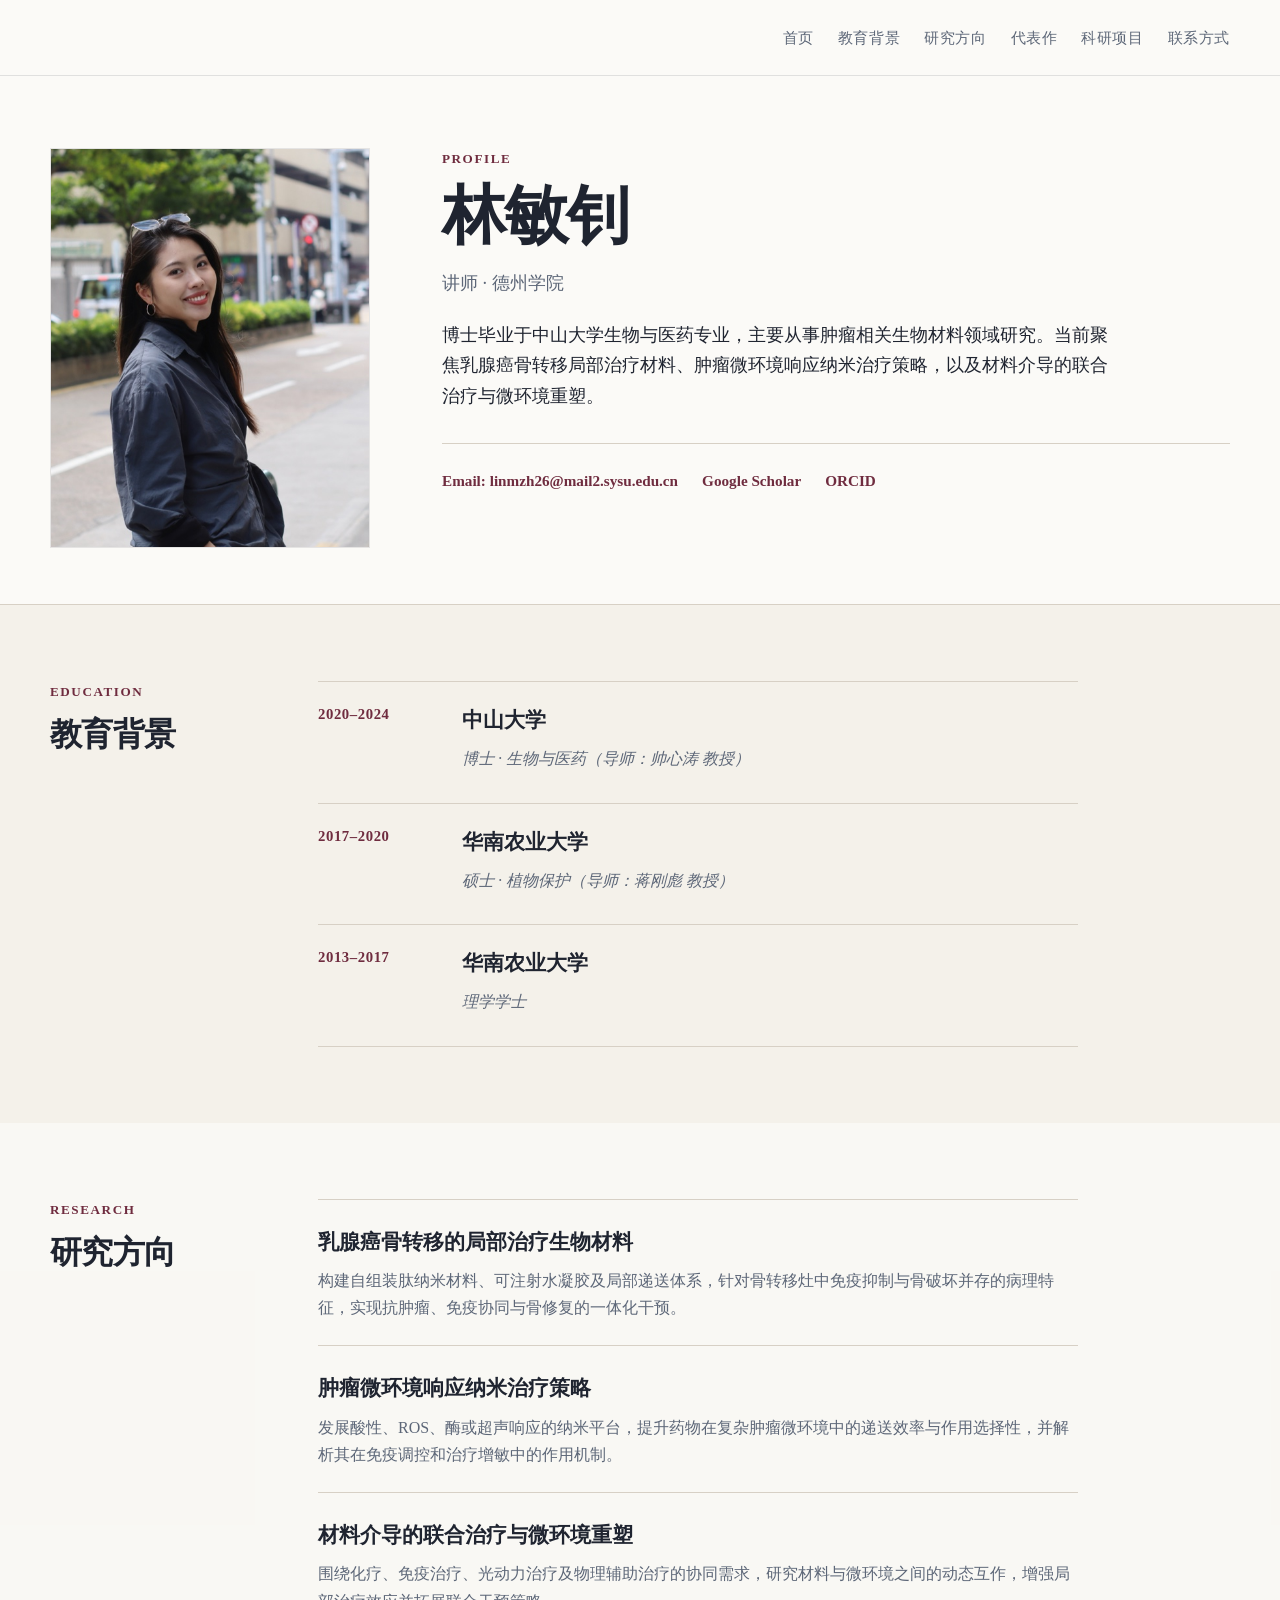
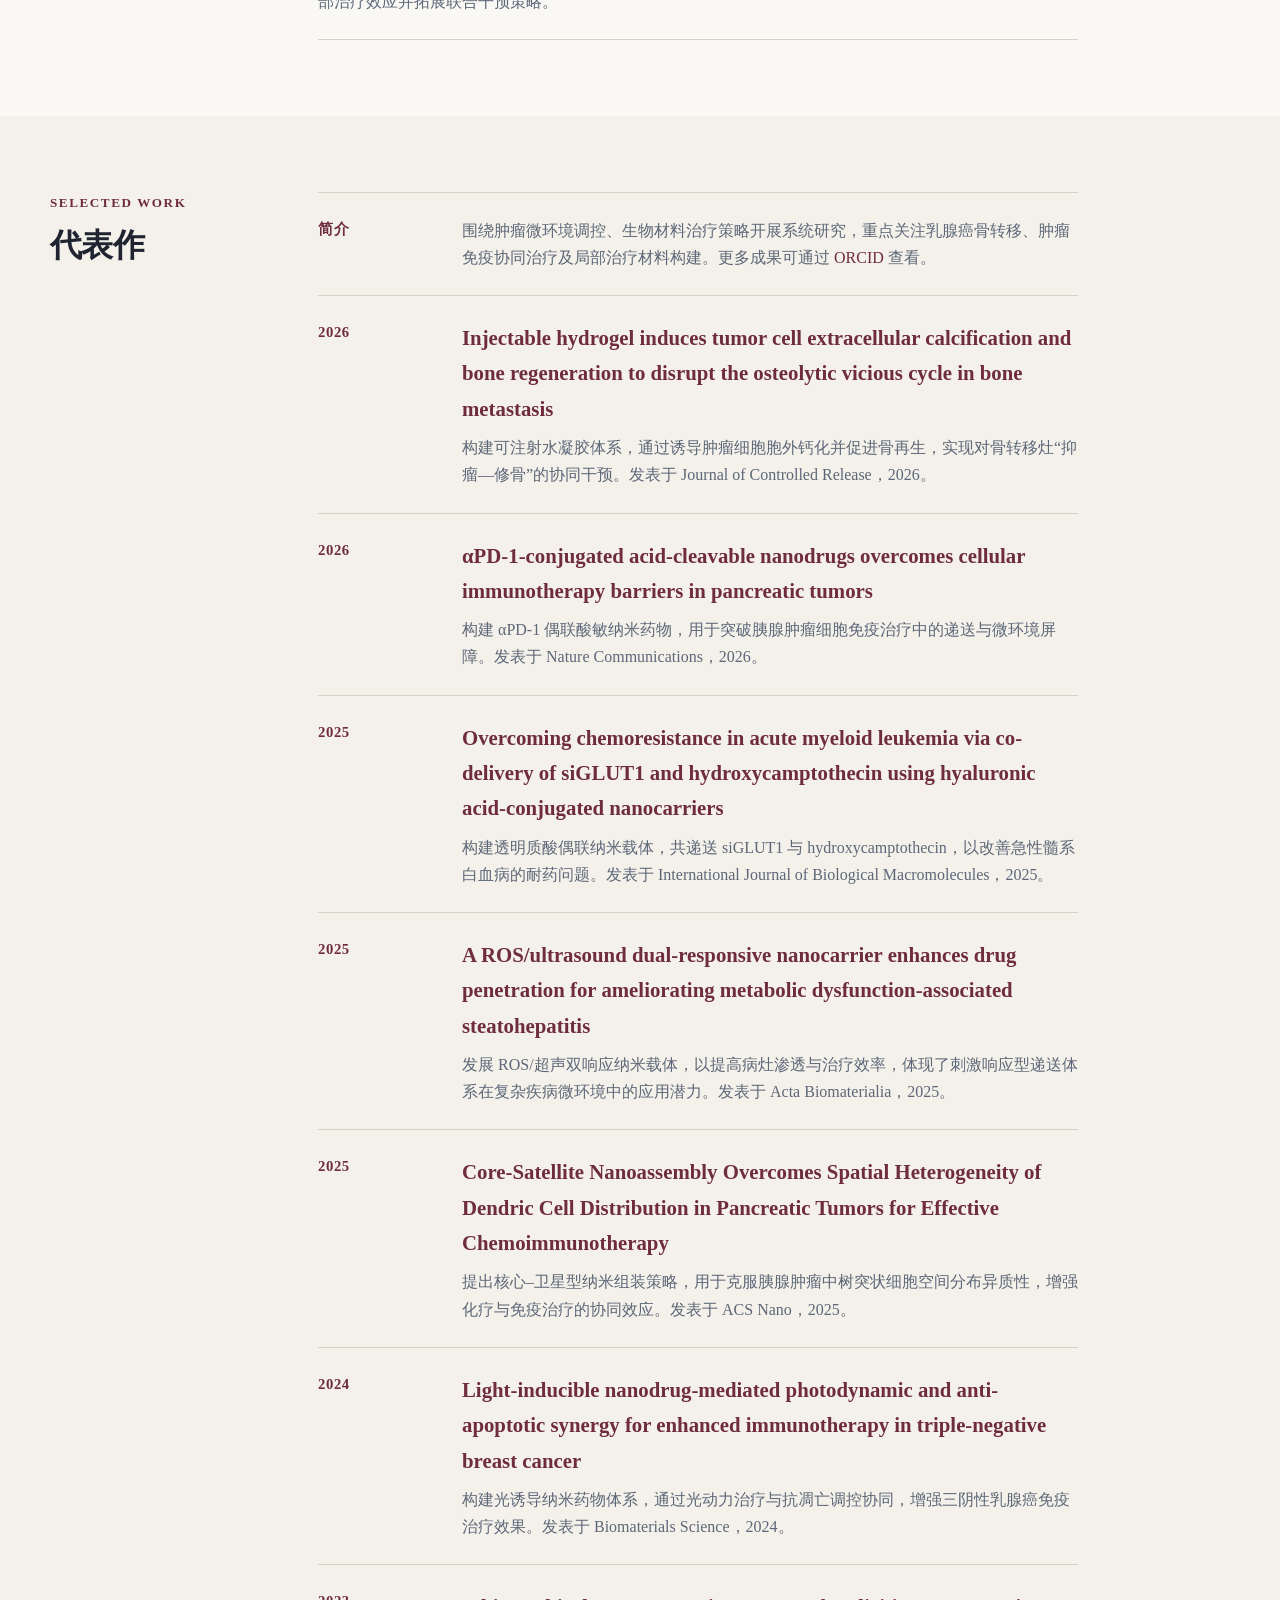
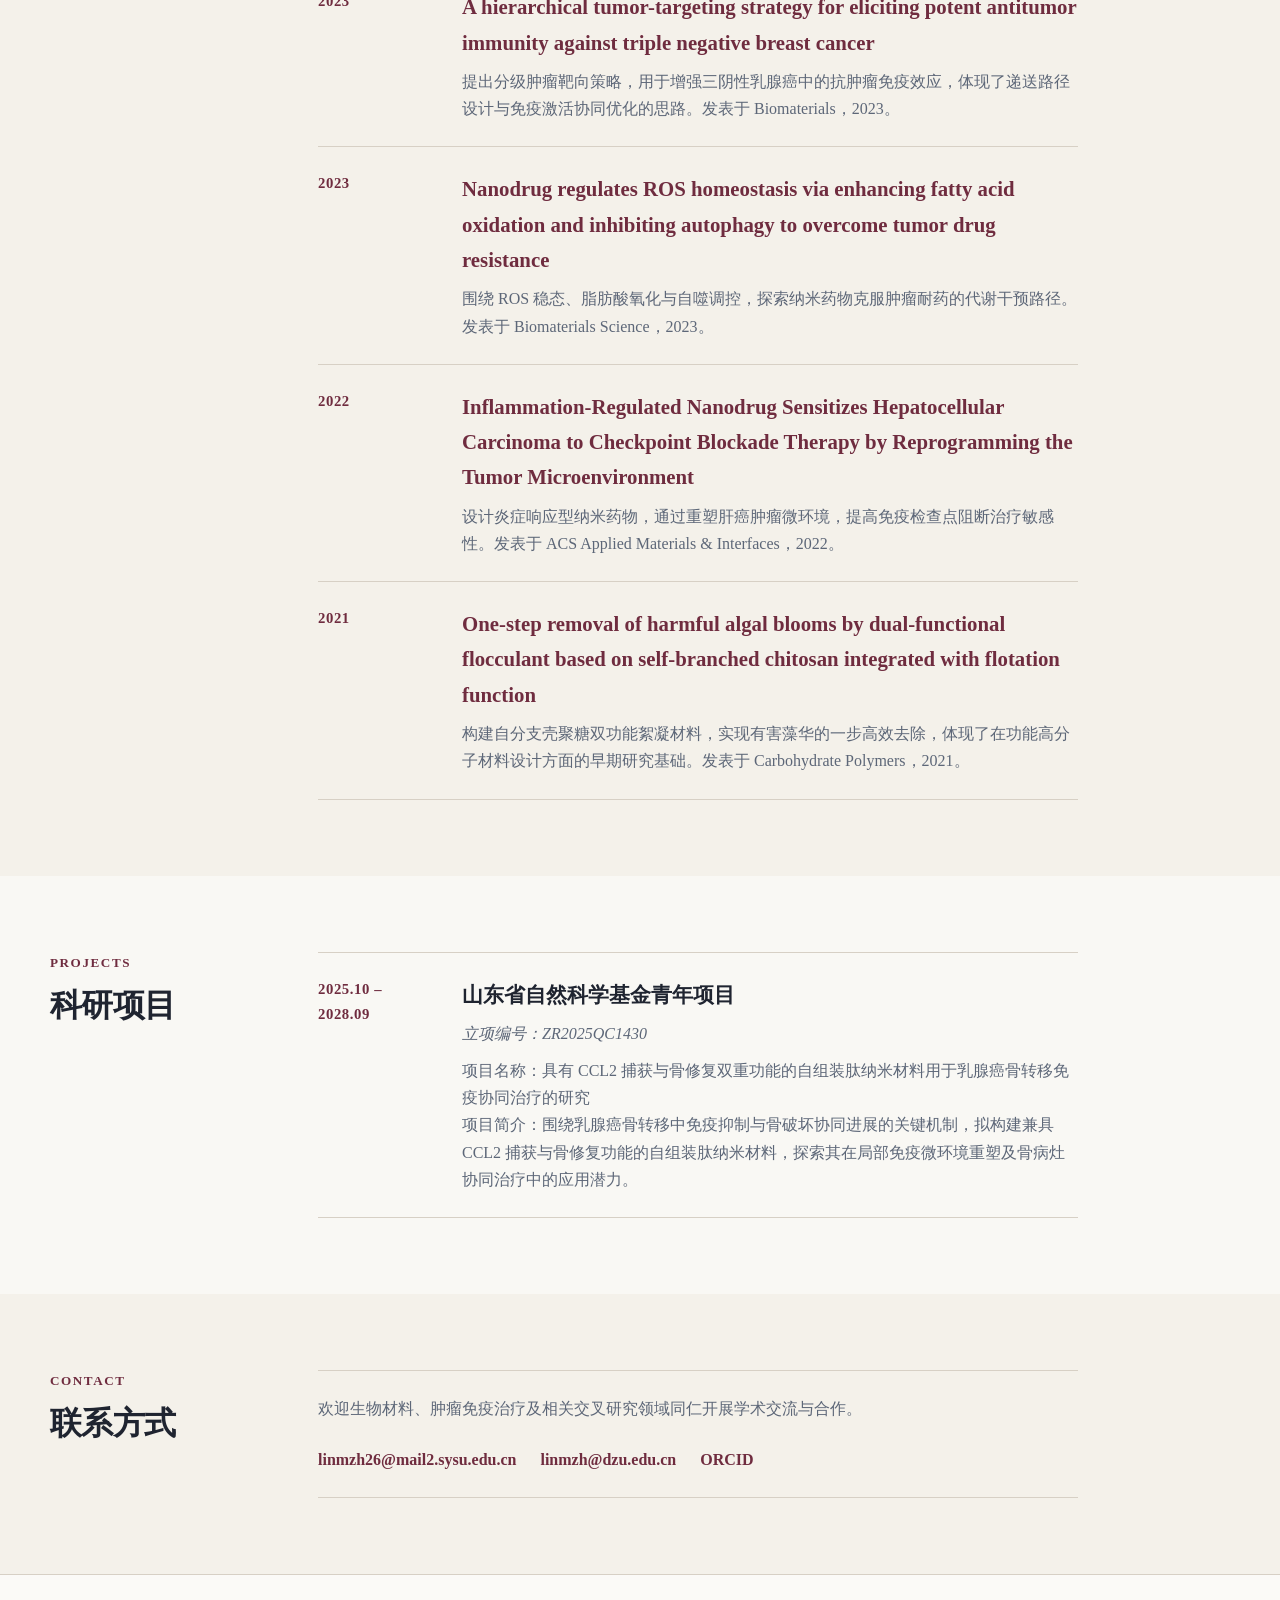
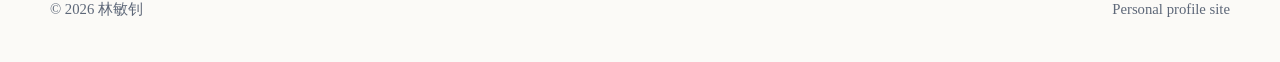
<file: index.html>
<!doctype html>
<html lang="zh-CN">
  <head>
    <meta charset="UTF-8" />
    <meta name="viewport" content="width=device-width, initial-scale=1.0" />
    <meta
      name="description"
      content="林敏钊，德州学院讲师，博士毕业于中山大学。主要从事肿瘤微环境响应纳米治疗、乳腺癌骨转移局部治疗等生物材料研究。"
    />
    <meta
      name="keywords"
      content="林敏钊, 德州学院, 生物材料, 肿瘤治疗, 肿瘤微环境, 纳米治疗, 乳腺癌骨转移"
    />
    <meta name="author" content="林敏钊" />
    <meta name="robots" content="index, follow" />
    <title>林敏钊 - 讲师（德州学院） | 生物材料与肿瘤治疗</title>
    <link rel="canonical" href="https://lammanchiu.github.io/" />
    <meta property="og:locale" content="zh_CN" />
    <meta property="og:type" content="website" />
    <meta property="og:title" content="林敏钊 - 讲师（德州学院） | 生物材料与肿瘤治疗" />
    <meta
      property="og:description"
      content="林敏钊，德州学院讲师，博士毕业于中山大学。主要从事肿瘤微环境响应纳米治疗、乳腺癌骨转移局部治疗等生物材料研究。"
    />
    <meta property="og:url" content="https://lammanchiu.github.io/" />
    <meta property="og:site_name" content="林敏钊" />
    <meta property="og:image" content="https://lammanchiu.github.io/assets/profile.png" />
    <meta property="og:image:alt" content="林敏钊个人照片" />
    <meta name="twitter:card" content="summary_large_image" />
    <meta name="twitter:title" content="林敏钊 - 讲师（德州学院） | 生物材料与肿瘤治疗" />
    <meta
      name="twitter:description"
      content="林敏钊，德州学院讲师，博士毕业于中山大学。主要从事肿瘤微环境响应纳米治疗、乳腺癌骨转移局部治疗等生物材料研究。"
    />
    <meta name="twitter:image" content="https://lammanchiu.github.io/assets/profile.png" />
    <link rel="icon" type="image/svg+xml" href="assets/favicon.svg" />
    <link rel="stylesheet" href="css/style.css" />
    <script type="application/ld+json">
      {
        "@context": "https://schema.org",
        "@type": "ProfilePage",
        "dateModified": "2026-04-22",
        "mainEntity": {
          "@type": "Person",
          "name": "林敏钊",
          "jobTitle": "讲师",
          "affiliation": {
            "@type": "CollegeOrUniversity",
            "name": "德州学院"
          },
          "alumniOf": {
            "@type": "CollegeOrUniversity",
            "name": "中山大学"
          },
          "url": "https://lammanchiu.github.io/",
          "image": "https://lammanchiu.github.io/assets/profile.png",
          "description": "主要从事肿瘤微环境响应纳米治疗、乳腺癌骨转移局部治疗等生物材料研究。",
          "sameAs": [
            "https://scholar.google.com/citations?user=S7GphQsAAAAJ&hl=zh-CN",
            "https://orcid.org/0000-0001-9697-3656"
          ],
          "email": "linmzh@dzu.edu.cn"
        }
      }
    </script>
      <!-- Cloudflare Web Analytics -->
    <script defer src="https://static.cloudflareinsights.com/beacon.min.js" data-cf-beacon='{"token": "217c83ac8b144b66ae58486fec028c08"}'></script>
    <!-- End Cloudflare Web Analytics -->
  </head>
  <body>
    <nav class="navbar" aria-label="主导航">
      <div class="container nav-content">
        <a href="#profile" class="logo"></a>
        <button
          class="hamburger"
          aria-label="打开菜单"
          aria-expanded="false"
          aria-controls="site-navigation"
        >
          <span></span>
          <span></span>
          <span></span>
        </button>
        <ul class="nav-links" id="site-navigation">
          <li><a href="#profile">首页</a></li>
          <li><a href="#education">教育背景</a></li>
          <li><a href="#research">研究方向</a></li>
          <li><a href="#selected-work">代表作</a></li>
          <li><a href="#experience">科研项目</a></li>
          <li><a href="#contact">联系方式</a></li>
        </ul>
      </div>
    </nav>

    <main>
      <section id="profile" class="hero section-anchor">
        <div class="container hero-grid">
          <div class="profile-media">
            <img
              class="profile-photo"
              src="assets/profile.png"
              alt="林敏钊个人照片"
            />
          </div>
          <div class="profile-copy">
            <p class="eyebrow">Profile</p>
            <h1>林敏钊</h1>
            <p class="profile-title">讲师 · 德州学院</p>
            <p class="lead">
              博士毕业于中山大学生物与医药专业，主要从事肿瘤相关生物材料领域研究。当前聚焦乳腺癌骨转移局部治疗材料、肿瘤微环境响应纳米治疗策略，以及材料介导的联合治疗与微环境重塑。
            </p>
            <div class="profile-links" aria-label="主要链接">
              <a href="mailto:linmzh26@mail2.sysu.edu.cn"
                >Email: linmzh26@mail2.sysu.edu.cn</a
              >
              <a
                href="https://scholar.google.com/citations?user=S7GphQsAAAAJ&amp;hl=zh-CN"
                target="_blank"
                rel="noreferrer"
                >Google Scholar</a
              >
              <a
                href="https://orcid.org/0000-0001-9697-3656"
                target="_blank"
                rel="noreferrer"
                >ORCID</a
              >
            </div>
          </div>
        </div>
      </section>

      <section id="education" class="section section-anchor">
        <div class="container content-shell">
          <div class="section-heading">
            <p class="section-kicker">Education</p>
            <h2 class="section-title">教育背景</h2>
          </div>
          <div class="timeline compact">
            <article class="timeline-item">
              <div class="timeline-meta">2020–2024</div>
              <div class="timeline-content">
                <h3>中山大学</h3>
                <p class="timeline-role">
                  博士 · 生物与医药（导师：帅心涛 教授）
                </p>
              </div>
            </article>
            <article class="timeline-item">
              <div class="timeline-meta">2017–2020</div>
              <div class="timeline-content">
                <h3>华南农业大学</h3>
                <p class="timeline-role">
                  硕士 · 植物保护（导师：蒋刚彪 教授）
                </p>
              </div>
            </article>
            <article class="timeline-item">
              <div class="timeline-meta">2013–2017</div>
              <div class="timeline-content">
                <h3>华南农业大学</h3>
                <p class="timeline-role">理学学士</p>
              </div>
            </article>
          </div>
        </div>
      </section>

      <section id="research" class="section section-anchor section-muted">
        <div class="container content-shell">
          <div class="section-heading">
            <p class="section-kicker">Research</p>
            <h2 class="section-title">研究方向</h2>
          </div>
          <div class="research-list">
            <article class="research-item">
              <h3>乳腺癌骨转移的局部治疗生物材料</h3>
              <p>
                构建自组装肽纳米材料、可注射水凝胶及局部递送体系，针对骨转移灶中免疫抑制与骨破坏并存的病理特征，实现抗肿瘤、免疫协同与骨修复的一体化干预。
              </p>
            </article>
            <article class="research-item">
              <h3>肿瘤微环境响应纳米治疗策略</h3>
              <p>
                发展酸性、ROS、酶或超声响应的纳米平台，提升药物在复杂肿瘤微环境中的递送效率与作用选择性，并解析其在免疫调控和治疗增敏中的作用机制。
              </p>
            </article>
            <article class="research-item">
              <h3>材料介导的联合治疗与微环境重塑</h3>
              <p>
                围绕化疗、免疫治疗、光动力治疗及物理辅助治疗的协同需求，研究材料与微环境之间的动态互作，增强局部治疗效应并拓展联合干预策略。
              </p>
            </article>
          </div>
        </div>
      </section>

      <section id="selected-work" class="section section-anchor">
        <div class="container content-shell">
          <div class="section-heading">
            <p class="section-kicker">Selected Work</p>
            <h2 class="section-title">代表作</h2>
          </div>
          <div class="work-list">
            <article class="work-item">
              <div class="work-meta">简介</div>
              <div class="work-content">
                <p>
                  围绕肿瘤微环境调控、生物材料治疗策略开展系统研究，重点关注乳腺癌骨转移、肿瘤免疫协同治疗及局部治疗材料构建。更多成果可通过
                  <a
                    href="https://orcid.org/0000-0001-9697-3656"
                    target="_blank"
                    rel="noreferrer"
                    >ORCID</a
                  >
                  查看。
                </p>
              </div>
            </article>
            <article class="work-item">
              <div class="work-meta">2026</div>
              <div class="work-content">
                <h3>
                  <a
                    href="https://www.sciencedirect.com/science/article/abs/pii/S0168365926001033"
                    target="_blank"
                    rel="noreferrer"
                    >Injectable hydrogel induces tumor cell extracellular
                    calcification and bone regeneration to disrupt the
                    osteolytic vicious cycle in bone metastasis</a
                  >
                </h3>
                <p>
                  构建可注射水凝胶体系，通过诱导肿瘤细胞胞外钙化并促进骨再生，实现对骨转移灶“抑瘤—修骨”的协同干预。发表于
                  Journal of Controlled Release，2026。
                </p>
              </div>
            </article>
            <article class="work-item">
              <div class="work-meta">2026</div>
              <div class="work-content">
                <h3>
                  <a
                    href="https://www.nature.com/articles/s41467-025-67254-x?utm_source=chatgpt.com"
                    target="_blank"
                    rel="noreferrer"
                    >αPD-1-conjugated acid-cleavable nanodrugs overcomes
                    cellular immunotherapy barriers in pancreatic tumors</a
                  >
                </h3>
                <p>
                  构建 αPD-1
                  偶联酸敏纳米药物，用于突破胰腺肿瘤细胞免疫治疗中的递送与微环境屏障。发表于
                  Nature Communications，2026。
                </p>
              </div>
            </article>
            <article class="work-item">
              <div class="work-meta">2025</div>
              <div class="work-content">
                <h3>
                  <a
                    href="https://www.sciencedirect.com/science/article/abs/pii/S0141813025030442"
                    target="_blank"
                    rel="noreferrer"
                    >Overcoming chemoresistance in acute myeloid leukemia via
                    co-delivery of siGLUT1 and hydroxycamptothecin using
                    hyaluronic acid-conjugated nanocarriers</a
                  >
                </h3>
                <p>
                  构建透明质酸偶联纳米载体，共递送 siGLUT1 与
                  hydroxycamptothecin，以改善急性髓系白血病的耐药问题。发表于
                  International Journal of Biological Macromolecules，2025。
                </p>
              </div>
            </article>
            <article class="work-item">
              <div class="work-meta">2025</div>
              <div class="work-content">
                <h3>
                  <a
                    href="https://www.sciencedirect.com/science/article/abs/pii/S1742706125005033?via%3Dihub"
                    target="_blank"
                    rel="noreferrer"
                    >A ROS/ultrasound dual-responsive nanocarrier enhances drug
                    penetration for ameliorating metabolic
                    dysfunction-associated steatohepatitis</a
                  >
                </h3>
                <p>
                  发展
                  ROS/超声双响应纳米载体，以提高病灶渗透与治疗效率，体现了刺激响应型递送体系在复杂疾病微环境中的应用潜力。发表于
                  Acta Biomaterialia，2025。
                </p>
              </div>
            </article>
            <article class="work-item">
              <div class="work-meta">2025</div>
              <div class="work-content">
                <h3>
                  <a
                    href="https://pubs.acs.org/doi/10.1021/acsnano.4c15444"
                    target="_blank"
                    rel="noreferrer"
                    >Core-Satellite Nanoassembly Overcomes Spatial Heterogeneity
                    of Dendric Cell Distribution in Pancreatic Tumors for
                    Effective Chemoimmunotherapy</a
                  >
                </h3>
                <p>
                  提出核心–卫星型纳米组装策略，用于克服胰腺肿瘤中树突状细胞空间分布异质性，增强化疗与免疫治疗的协同效应。发表于
                  ACS Nano，2025。
                </p>
              </div>
            </article>
            <article class="work-item">
              <div class="work-meta">2024</div>
              <div class="work-content">
                <h3>
                  <a
                    href="https://pubs.rsc.org/en/content/articlelanding/2024/bm/d4bm00083h?utm_source=chatgpt.com"
                    target="_blank"
                    rel="noreferrer"
                    >Light-inducible nanodrug-mediated photodynamic and
                    anti-apoptotic synergy for enhanced immunotherapy in
                    triple-negative breast cancer</a
                  >
                </h3>
                <p>
                  构建光诱导纳米药物体系，通过光动力治疗与抗凋亡调控协同，增强三阴性乳腺癌免疫治疗效果。发表于
                  Biomaterials Science，2024。
                </p>
              </div>
            </article>
            <article class="work-item">
              <div class="work-meta">2023</div>
              <div class="work-content">
                <h3>
                  <a
                    href="https://www.sciencedirect.com/science/article/abs/pii/S0142961223000753?via%3Dihub"
                    target="_blank"
                    rel="noreferrer"
                    >A hierarchical tumor-targeting strategy for eliciting
                    potent antitumor immunity against triple negative breast
                    cancer</a
                  >
                </h3>
                <p>
                  提出分级肿瘤靶向策略，用于增强三阴性乳腺癌中的抗肿瘤免疫效应，体现了递送路径设计与免疫激活协同优化的思路。发表于
                  Biomaterials，2023。
                </p>
              </div>
            </article>
            <article class="work-item">
              <div class="work-meta">2023</div>
              <div class="work-content">
                <h3>
                  <a
                    href="https://pubs.rsc.org/en/content/articlelanding/2023/bm/d3bm01139a?utm_source=chatgpt.com"
                    target="_blank"
                    rel="noreferrer"
                    >Nanodrug regulates ROS homeostasis via enhancing fatty acid
                    oxidation and inhibiting autophagy to overcome tumor drug
                    resistance</a
                  >
                </h3>
                <p>
                  围绕 ROS
                  稳态、脂肪酸氧化与自噬调控，探索纳米药物克服肿瘤耐药的代谢干预路径。发表于
                  Biomaterials Science，2023。
                </p>
              </div>
            </article>
            <article class="work-item">
              <div class="work-meta">2022</div>
              <div class="work-content">
                <h3>
                  <a
                    href="https://pubs.acs.org/doi/10.1021/acsami.2c14448"
                    target="_blank"
                    rel="noreferrer"
                    >Inflammation-Regulated Nanodrug Sensitizes Hepatocellular
                    Carcinoma to Checkpoint Blockade Therapy by Reprogramming
                    the Tumor Microenvironment</a
                  >
                </h3>
                <p>
                  设计炎症响应型纳米药物，通过重塑肝癌肿瘤微环境，提高免疫检查点阻断治疗敏感性。发表于
                  ACS Applied Materials &amp; Interfaces，2022。
                </p>
              </div>
            </article>
            <article class="work-item">
              <div class="work-meta">2021</div>
              <div class="work-content">
                <h3>
                  <a
                    href="https://www.sciencedirect.com/science/article/abs/pii/S0144861721000977"
                    target="_blank"
                    rel="noreferrer"
                    >One-step removal of harmful algal blooms by dual-functional
                    flocculant based on self-branched chitosan integrated with
                    flotation function</a
                  >
                </h3>
                <p>
                  构建自分支壳聚糖双功能絮凝材料，实现有害藻华的一步高效去除，体现了在功能高分子材料设计方面的早期研究基础。发表于
                  Carbohydrate Polymers，2021。
                </p>
              </div>
            </article>
          </div>
        </div>
      </section>

      <section id="experience" class="section section-anchor section-muted">
        <div class="container content-shell">
          <div class="section-heading">
            <p class="section-kicker">Projects</p>
            <h2 class="section-title">科研项目</h2>
          </div>
          <div class="timeline">
            <article class="timeline-item">
              <div class="timeline-meta">2025.10 – 2028.09</div>
              <div class="timeline-content">
                <h3>山东省自然科学基金青年项目</h3>
                <p class="timeline-role">立项编号：ZR2025QC1430</p>
                <p>
                  项目名称：具有 CCL2
                  捕获与骨修复双重功能的自组装肽纳米材料用于乳腺癌骨转移免疫协同治疗的研究
                </p>
                <p>
                  项目简介：围绕乳腺癌骨转移中免疫抑制与骨破坏协同进展的关键机制，拟构建兼具
                  CCL2
                  捕获与骨修复功能的自组装肽纳米材料，探索其在局部免疫微环境重塑及骨病灶协同治疗中的应用潜力。
                </p>
              </div>
            </article>
          </div>
        </div>
      </section>

      <section id="contact" class="section section-anchor">
        <div class="container content-shell">
          <div class="section-heading">
            <p class="section-kicker">Contact</p>
            <h2 class="section-title">联系方式</h2>
          </div>
          <div class="contact-panel">
            <p>
              欢迎生物材料、肿瘤免疫治疗及相关交叉研究领域同仁开展学术交流与合作。
            </p>
            <ul class="contact-links">
              <li>
                <a href="mailto:linmzh26@mail2.sysu.edu.cn"
                  >linmzh26@mail2.sysu.edu.cn</a
                >
              </li>
              <li><a href="mailto:linmzh@dzu.edu.cn">linmzh@dzu.edu.cn</a></li>
              <li>
                <a
                  href="https://orcid.org/0000-0001-9697-3656"
                  target="_blank"
                  rel="noreferrer"
                  >ORCID</a
                >
              </li>
            </ul>
          </div>
        </div>
      </section>
    </main>

    <footer class="footer">
      <div class="container footer-content">
        <p>&copy; 2026 林敏钊</p>
        <p>Personal profile site</p>
      </div>
    </footer>

    <script src="js/main.js"></script>
  </body>
</html>
</file>
<file: css/style.css>
:root {
    --bg: #f4f1ea;
    --surface: #fbfaf7;
    --surface-strong: #ffffff;
    --text: #1f2430;
    --muted: #5d6778;
    --line: #d7d0c5;
    --accent: #6f2c3f;
    --accent-soft: #efe4e7;
    --nav-height: 76px;
    --content-width: 1180px;
    --reading-width: 760px;
    --transition: 180ms ease;
}

* {
    margin: 0;
    padding: 0;
    box-sizing: border-box;
}

html {
    scroll-behavior: smooth;
}

body {
    font-family: Georgia, "Times New Roman", serif;
    line-height: 1.7;
    color: var(--text);
    background: var(--bg);
}

a {
    color: var(--accent);
    text-decoration: none;
}

a:hover {
    text-decoration: underline;
}

a:focus-visible,
button:focus-visible {
    outline: 2px solid var(--accent);
    outline-offset: 3px;
}

img {
    max-width: 100%;
    display: block;
}

.container {
    width: min(calc(100% - 48px), var(--content-width));
    margin: 0 auto;
}

.navbar {
    position: sticky;
    top: 0;
    z-index: 1000;
    height: var(--nav-height);
    background: rgba(251, 250, 247, 0.96);
    border-bottom: 1px solid rgba(31, 36, 48, 0.12);
    backdrop-filter: blur(10px);
}

.nav-content {
    height: 100%;
    display: flex;
    align-items: center;
    justify-content: space-between;
    gap: 32px;
}

.logo {
    color: var(--text);
    font-size: 1.2rem;
    font-weight: 700;
    letter-spacing: 0.02em;
}

.nav-links {
    display: flex;
    align-items: center;
    gap: 24px;
    list-style: none;
}

.nav-links a {
    color: var(--muted);
    font-size: 0.92rem;
    letter-spacing: 0.04em;
    text-transform: uppercase;
}

.nav-links a:hover,
.nav-links a:focus-visible {
    color: var(--text);
    text-decoration: none;
}

.hamburger {
    display: none;
    width: 42px;
    height: 42px;
    border: 1px solid rgba(31, 36, 48, 0.14);
    border-radius: 999px;
    background: var(--surface-strong);
    align-items: center;
    justify-content: center;
    cursor: pointer;
}

.hamburger span {
    position: absolute;
    width: 18px;
    height: 2px;
    background: var(--text);
    transition: transform var(--transition), opacity var(--transition);
}

.hamburger span:nth-child(1) {
    transform: translateY(-6px);
}

.hamburger span:nth-child(3) {
    transform: translateY(6px);
}

.hamburger.active span:nth-child(1) {
    transform: rotate(45deg);
}

.hamburger.active span:nth-child(2) {
    opacity: 0;
}

.hamburger.active span:nth-child(3) {
    transform: rotate(-45deg);
}

.section-anchor {
    scroll-margin-top: calc(var(--nav-height) + 28px);
}

.hero {
    padding: 72px 0 56px;
    background: var(--surface);
    border-bottom: 1px solid var(--line);
}

.hero-grid {
    display: grid;
    grid-template-columns: 320px minmax(0, 1fr);
    gap: 72px;
    align-items: start;
}

.profile-photo {
    aspect-ratio: 4 / 5;
    width: 100%;
    object-fit: cover;
    border: 1px solid rgba(31, 36, 48, 0.1);
    display: block;
}

.eyebrow,
.section-kicker {
    margin-bottom: 14px;
    color: var(--accent);
    font-size: 0.82rem;
    font-weight: 700;
    letter-spacing: 0.12em;
    text-transform: uppercase;
}

.profile-copy h1 {
    font-size: clamp(2.8rem, 5vw, 4.75rem);
    line-height: 1;
    letter-spacing: -0.03em;
    margin-bottom: 20px;
}

.profile-title {
    max-width: 36rem;
    color: var(--muted);
    font-size: 1.15rem;
    margin-bottom: 20px;
}

.lead {
    max-width: 42rem;
    font-size: 1.12rem;
    color: var(--text);
}

.profile-links {
    display: flex;
    flex-wrap: wrap;
    gap: 18px 24px;
    margin-top: 32px;
    padding-top: 24px;
    border-top: 1px solid var(--line);
}

.profile-links a {
    font-size: 0.95rem;
    font-weight: 700;
}

.section {
    padding: 76px 0;
}

.section-muted {
    background: rgba(255, 255, 255, 0.45);
}

.content-shell {
    display: grid;
    grid-template-columns: 220px minmax(0, 1fr);
    gap: 48px;
    align-items: start;
}

.section-heading {
    position: sticky;
    top: calc(var(--nav-height) + 28px);
}

.section-title {
    font-size: 2rem;
    line-height: 1.1;
    letter-spacing: -0.02em;
}

.content-body,
.research-list,
.work-list,
.timeline,
.contact-panel {
    max-width: var(--reading-width);
}

.prose p + p {
    margin-top: 18px;
}

.research-list,
.work-list,
.timeline {
    display: grid;
    gap: 0;
}

.research-item,
.work-item,
.timeline-item,
.contact-panel {
    padding: 24px 0;
    border-top: 1px solid var(--line);
}

.research-item:last-child,
.work-item:last-child,
.timeline-item:last-child,
.contact-panel {
    border-bottom: 1px solid var(--line);
}

.research-item h3,
.work-content h3,
.timeline-content h3 {
    font-size: 1.3rem;
    margin-bottom: 8px;
}

.research-item p,
.work-content p,
.timeline-content p,
.contact-panel p,
.timeline-role {
    color: var(--muted);
}

.work-item,
.timeline-item {
    display: grid;
    grid-template-columns: 120px minmax(0, 1fr);
    gap: 24px;
}

.work-meta,
.timeline-meta {
    color: var(--accent);
    font-size: 0.92rem;
    font-weight: 700;
    letter-spacing: 0.04em;
    text-transform: uppercase;
}

.work-links {
    display: flex;
    flex-wrap: wrap;
    gap: 16px;
    margin-top: 12px;
}

.timeline-role {
    margin-bottom: 10px;
    font-style: italic;
}

.compact .timeline-item {
    padding: 20px 0;
}

.contact-panel {
    display: grid;
    gap: 24px;
}

.contact-links {
    list-style: none;
    display: flex;
    flex-wrap: wrap;
    gap: 14px 24px;
}

.contact-links a {
    font-weight: 700;
}

.footer {
    border-top: 1px solid var(--line);
    background: var(--surface);
}

.footer-content {
    display: flex;
    justify-content: space-between;
    gap: 24px;
    padding: 22px 0 40px;
    color: var(--muted);
    font-size: 0.92rem;
}

@media (max-width: 960px) {
    .hero-grid,
    .content-shell,
    .work-item,
    .timeline-item {
        grid-template-columns: 1fr;
        gap: 24px;
    }

    .section-heading {
        position: static;
    }

    .profile-photo {
        max-width: 320px;
    }
}

@media (max-width: 820px) {
    .hamburger {
        position: relative;
        display: inline-flex;
        flex-shrink: 0;
    }

    .nav-links {
        display: none;
        position: absolute;
        top: calc(100% + 1px);
        left: 24px;
        right: 24px;
        padding: 18px 20px;
        background: var(--surface-strong);
        border: 1px solid rgba(31, 36, 48, 0.12);
        flex-direction: column;
        align-items: flex-start;
        gap: 14px;
    }

    .nav-links.active {
        display: flex;
    }

    .hero {
        padding-top: 48px;
    }

    .profile-copy h1 {
        font-size: clamp(2.3rem, 10vw, 3.4rem);
    }

    .section {
        padding: 60px 0;
    }

    .section-title {
        font-size: 1.7rem;
    }

    .container {
        width: min(calc(100% - 32px), var(--content-width));
    }

    .footer-content {
        flex-direction: column;
    }
}

@media (prefers-reduced-motion: reduce) {
    html {
        scroll-behavior: auto;
    }

    *,
    *::before,
    *::after {
        transition: none !important;
    }
}
</file>
